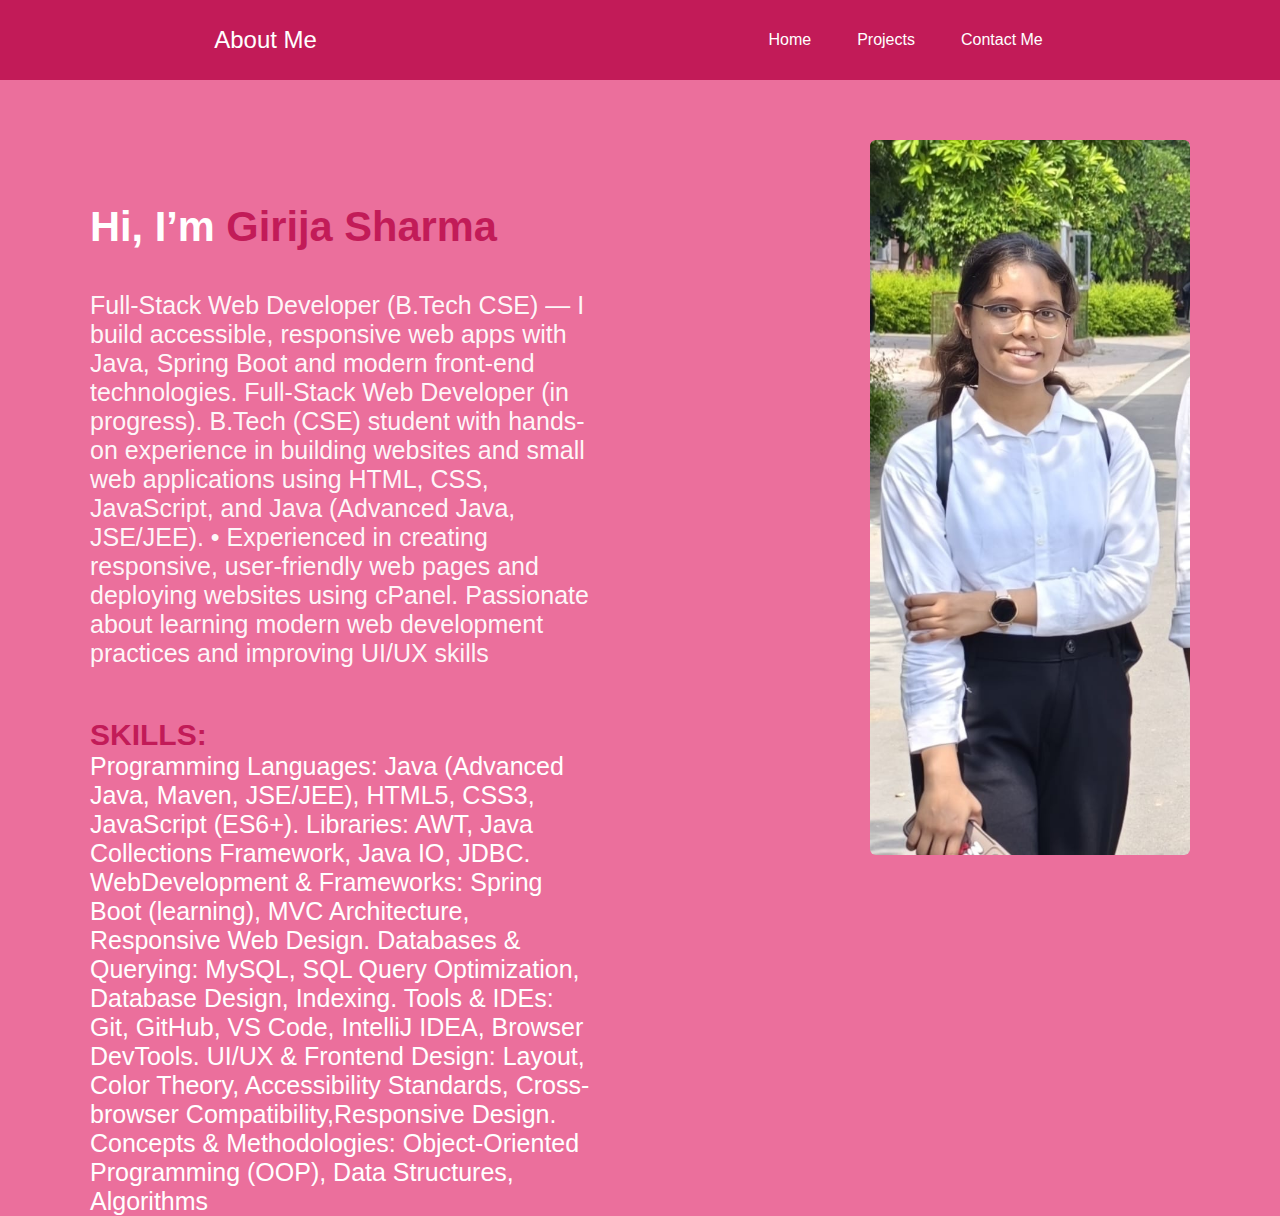
<file: About/about.html>
<!DOCTYPE html>
<html lang="en">
  <head>
    <meta charset="UTF-8" />
    <meta name="viewport" content="width=device-width, initial-scale=1.0" />
    <title>About</title>
    <link rel="stylesheet" href="styles.css" />
  </head>
  <body>
    <header>
      <nav>
        <div class="left">About Me</div>
        <div class="right">
          <ul>
            <li><a href="/">Home</a></li>
            <li><a href="/Project/Project.html">Projects</a></li>
            <li><a href="/Contact/contact.html">Contact Me</a></li>
          </ul>
        </div>
      </nav>
    </header>
    <main>
      <section class="about-hero">
        <div class="container">
          <div class="hero-left">
            <h1>Hi, I’m <span class="purple">Girija Sharma</span></h1>
            <div class="intro">
              <p class="tagline">
                Full-Stack Web Developer (B.Tech CSE) — I build accessible,
                responsive web apps with Java, Spring Boot and modern front-end
                technologies. Full-Stack Web Developer (in progress). B.Tech
                (CSE) student with hands-on experience in building websites and
                small web applications using HTML, CSS, JavaScript, and Java
                (Advanced Java, JSE/JEE). • Experienced in creating responsive,
                user-friendly web pages and deploying websites using cPanel.
                Passionate about learning modern web development practices and
                improving UI/UX skills
              </p>
              <p class="tagline2">
                <span><b>SKILLS:</b></span>
                <div class="secondpara">
                   Programming Languages: Java (Advanced Java, Maven, JSE/JEE), HTML5, CSS3, JavaScript (ES6+).
                   Libraries: AWT, Java Collections Framework, Java IO, JDBC.
                   WebDevelopment & Frameworks: Spring Boot (learning), MVC Architecture, Responsive Web Design.
                   Databases & Querying: MySQL, SQL Query Optimization, Database Design, Indexing.
                   Tools & IDEs: Git, GitHub, VS Code, IntelliJ IDEA, Browser DevTools.
                   UI/UX & Frontend Design: Layout, Color Theory, Accessibility Standards, Cross-browser Compatibility,Responsive Design.
                   Concepts & Methodologies: Object-Oriented Programming (OOP), Data Structures, Algorithms
                </div>
              </p>
            </div>
          </div>

          <div class="hero-right">
            <img src="profile.jpg" alt="Girija" />
          </div>
        </div>
      </section>
    </main>
  </body>
</html>
</file>
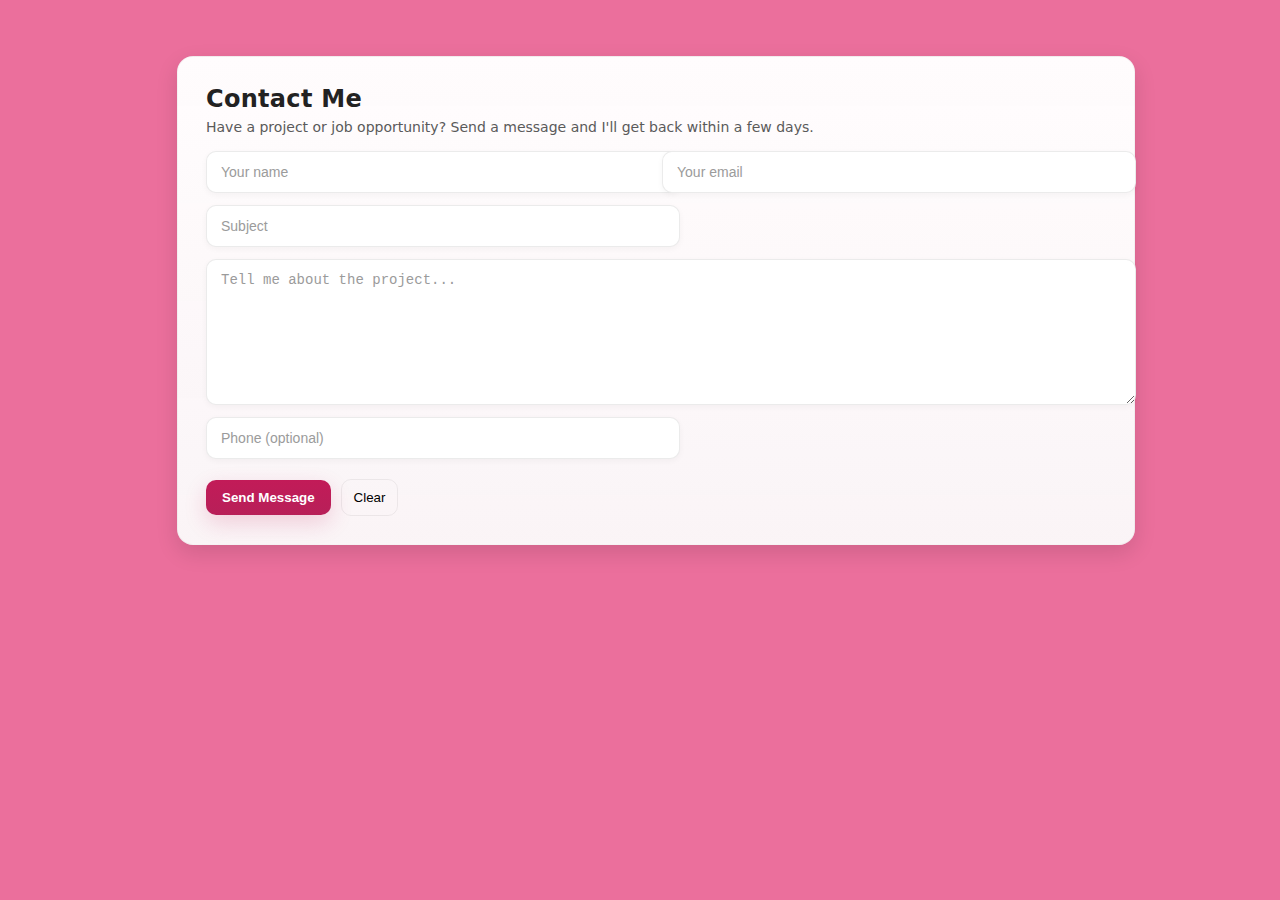
<file: Contact/contact.html>
<!DOCTYPE html>
<html lang="en">
  <head>
    <meta charset="UTF-8" />
    <meta name="viewport" content="width=device-width, initial-scale=1.0" />
    <title>Contact Me</title>
    <link rel="stylesheet" href="styles.css" />
  </head>
  <body>
    <!-- Contact Section -->
    <section id="contact" aria-labelledby="contact-heading">
      <div class="contact-wrapper">
        <!-- Header -->
        <div class="contact-header">
          <h2 id="contact-heading">Contact Me</h2>
          <p>
            Have a project or job opportunity? Send a message and I'll get back
            within a few days.
          </p>
        </div>

        <!-- Contact Form -->
        <!--
      NOTE:
      - Change the `data-endpoint` attribute below to your real backend endpoint (or a Formspree/EmailJS action URL).
      - Example Formspree endpoint format: "https://formspree.io/f/yourid"
    -->
        <form
          id="contact-form"
          class="contact-form"
          data-endpoint="/contact"
          novalidate
        >
          <!-- Name -->
          <label for="name" class="sr-only">Name</label>
          <input
            id="name"
            name="name"
            type="text"
            placeholder="Your name"
            required
            minlength="2"
          />

          <!-- Email -->
          <label for="email" class="sr-only">Email</label>
          <input
            id="email"
            name="email"
            type="email"
            placeholder="Your email"
            required
          />

          <!-- Subject -->
          <label for="subject" class="sr-only">Subject</label>
          <input
            id="subject"
            name="subject"
            type="text"
            placeholder="Subject"
          />

          <!-- Message -->
          <label for="message" class="sr-only">Message</label>
          <textarea
            id="message"
            name="message"
            placeholder="Tell me about the project..."
            rows="6"
            required
            minlength="10"
          ></textarea>

          <!-- Optional phone -->
          <input
            id="phone"
            name="phone"
            type="tel"
            placeholder="Phone (optional)"
          />

          <!-- Status message area -->
          <div
            id="form-status"
            aria-live="polite"
            class="form-status"
            hidden
          ></div>

          <!-- Actions -->
          <div class="form-actions">
            <button type="submit" class="btn-submit">Send Message</button>
            <button
              type="button"
              id="btn-clear"
              class="btn-clear"
              title="Clear form"
            >
              Clear
            </button>
          </div>
        </form>
      </div>
    </section>
    <script src="script.js"></script>
  </body>
</html>
</file>
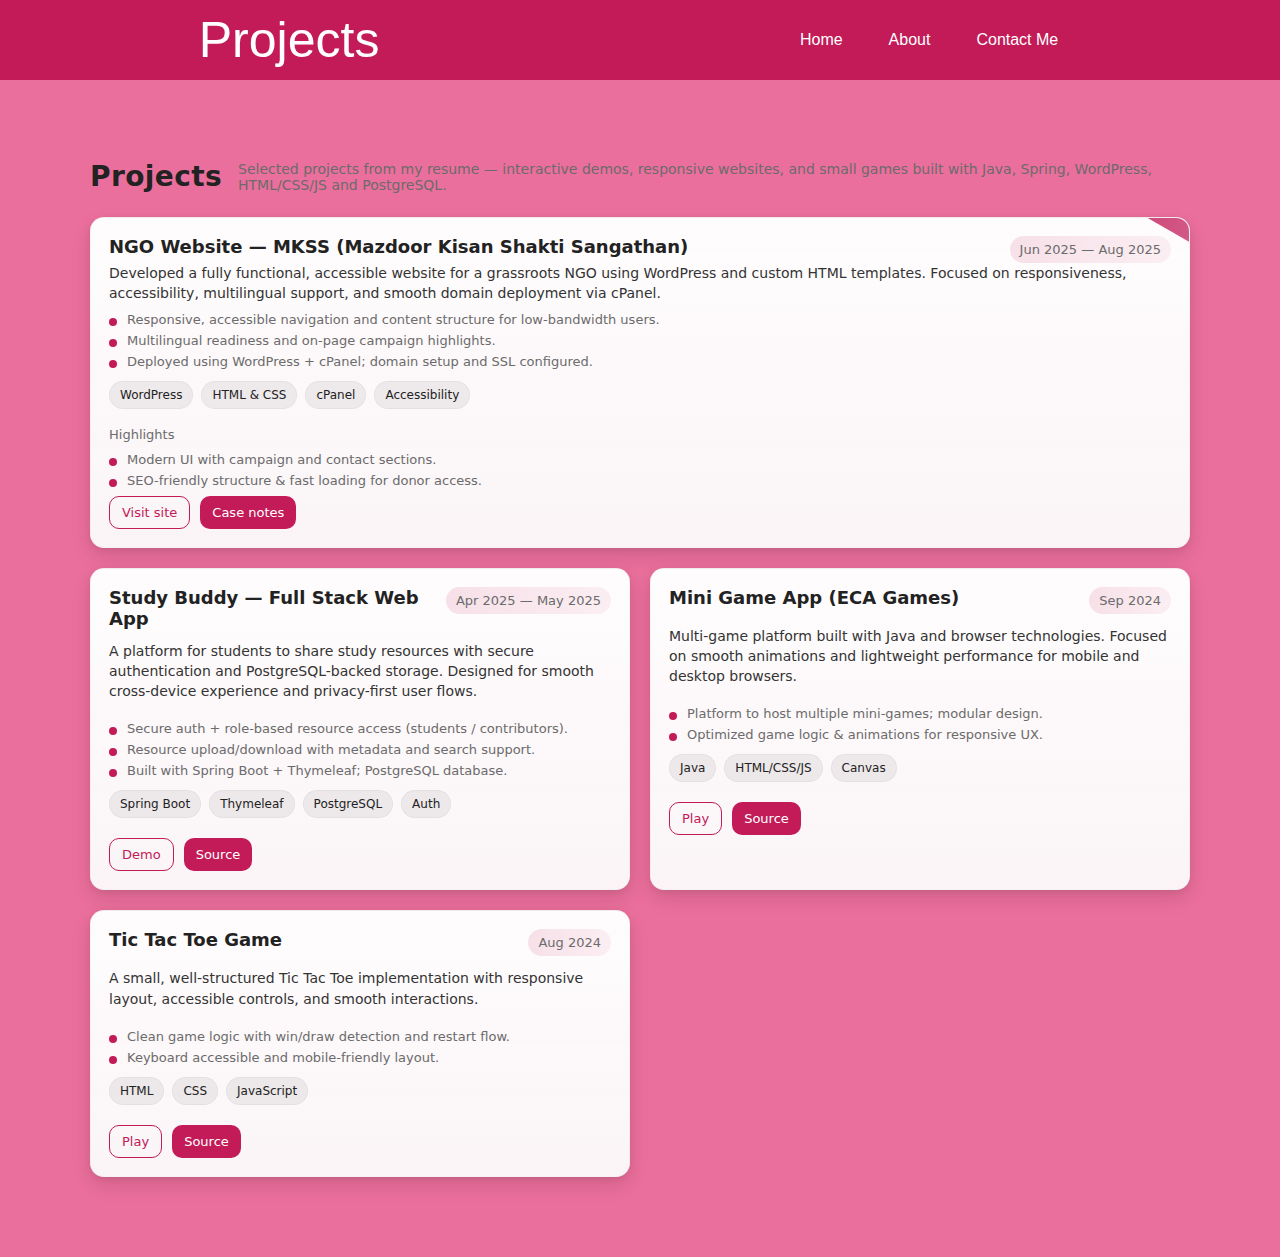
<file: Project/Project.html>
<!DOCTYPE html>
<html lang="en">
  <head>
    <meta charset="UTF-8" />
    <meta name="viewport" content="width=device-width, initial-scale=1.0" />
    <title>Document</title>
    <link rel="stylesheet" href="styles.css" />
  </head>
  <body>
    <header>
      <nav>
        <div class="left">Projects</div>
        <div class="right">
          <ul>
            <li><a href="/">Home</a></li>
            <li><a href="/About/about.html">About</a></li>
            <li><a href="/Contact/contact.html">Contact Me</a></li>
          </ul>
        </div>
      </nav>
    </header>
    <main>
      <section id="projects" aria-labelledby="projects-heading">
        <div class="section-header">
          <h2 id="projects-heading">Projects</h2>
          <p>
            Selected projects from my resume — interactive demos, responsive
            websites, and small games built with Java, Spring, WordPress,
            HTML/CSS/JS and PostgreSQL.
          </p>
        </div>

        <div class="project-grid">
          <!-- Featured: NGO Website -->
          <article class="project-card featured" aria-labelledby="p1-title">
            <div class="card-ribbon" aria-hidden="true">Live</div>

            <div class="featured-left">
              <div class="project-meta">
                <h3 id="p1-title" class="project-title">
                  NGO Website — MKSS (Mazdoor Kisan Shakti Sangathan)
                </h3>
                <div class="project-date">Jun 2025 — Aug 2025</div>
              </div>

              <p class="project-desc">
                Developed a fully functional, accessible website for a
                grassroots NGO using WordPress and custom HTML templates.
                Focused on responsiveness, accessibility, multilingual support,
                and smooth domain deployment via cPanel.
              </p>

              <ul class="project-points">
                <li>
                  Responsive, accessible navigation and content structure for
                  low-bandwidth users.
                </li>
                <li>Multilingual readiness and on-page campaign highlights.</li>
                <li>
                  Deployed using WordPress + cPanel; domain setup and SSL
                  configured.
                </li>
              </ul>

              <div class="tech-row" style="margin-top: 12px">
                <span class="tech-chip">WordPress</span>
                <span class="tech-chip">HTML & CSS</span>
                <span class="tech-chip">cPanel</span>
                <span class="tech-chip">Accessibility</span>
              </div>
            </div>

            <div class="featured-right">
              <div>
                <p
                  style="
                    color: var(--muted);
                    font-size: 13px;
                    margin: 0 0 10px 0;
                  "
                >
                  Highlights
                </p>
                <ul class="project-points" style="margin-top: 6px">
                  <li>Modern UI with campaign and contact sections.</li>
                  <li>
                    SEO-friendly structure & fast loading for donor access.
                  </li>
                </ul>
              </div>

              <div class="project-actions">
                <a
                  class="btn btn-outline"
                  href="https://mkssindia.org"
                  target="_blank"
                  rel="noopener noreferrer"
                  >Visit site</a
                >
                <a
                  class="btn btn-primary"
                  href="#"
                  target="_blank"
                  rel="noopener noreferrer"
                  >Case notes</a
                >
              </div>
            </div>
          </article>

          <!-- Study Buddy -->
          <article class="project-card" aria-labelledby="p2-title">
            <div class="project-meta">
              <h3 id="p2-title" class="project-title">
                Study Buddy — Full Stack Web App
              </h3>
              <div class="project-date">Apr 2025 — May 2025</div>
            </div>

            <p class="project-desc">
              A platform for students to share study resources with secure
              authentication and PostgreSQL-backed storage. Designed for smooth
              cross-device experience and privacy-first user flows.
            </p>

            <ul class="project-points">
              <li>
                Secure auth + role-based resource access (students /
                contributors).
              </li>
              <li>
                Resource upload/download with metadata and search support.
              </li>
              <li>Built with Spring Boot + Thymeleaf; PostgreSQL database.</li>
            </ul>

            <div class="tech-row" aria-hidden="true">
              <span class="tech-chip">Spring Boot</span>
              <span class="tech-chip">Thymeleaf</span>
              <span class="tech-chip">PostgreSQL</span>
              <span class="tech-chip">Auth</span>
            </div>

            <div class="project-actions">
              <a class="btn btn-outline" href="#" target="_blank" rel="noopener"
                >Demo</a
              >
              <a class="btn btn-primary" href="#" target="_blank" rel="noopener"
                >Source</a
              >
            </div>
          </article>

          <!-- Mini Game App -->
          <article class="project-card" aria-labelledby="p3-title">
            <div class="project-meta">
              <h3 id="p3-title" class="project-title">
                Mini Game App (ECA Games)
              </h3>
              <div class="project-date">Sep 2024</div>
            </div>

            <p class="project-desc">
              Multi-game platform built with Java and browser technologies.
              Focused on smooth animations and lightweight performance for
              mobile and desktop browsers.
            </p>

            <ul class="project-points">
              <li>Platform to host multiple mini-games; modular design.</li>
              <li>Optimized game logic & animations for responsive UX.</li>
            </ul>

            <div class="tech-row">
              <span class="tech-chip">Java</span>
              <span class="tech-chip">HTML/CSS/JS</span>
              <span class="tech-chip">Canvas</span>
            </div>

            <div class="project-actions">
              <a class="btn btn-outline" href="#" target="_blank" rel="noopener"
                >Play</a
              >
              <a class="btn btn-primary" href="#" target="_blank" rel="noopener"
                >Source</a
              >
            </div>
          </article>

          <!-- Tic Tac Toe -->
          <article class="project-card" aria-labelledby="p4-title">
            <div class="project-meta">
              <h3 id="p4-title" class="project-title">Tic Tac Toe Game</h3>
              <div class="project-date">Aug 2024</div>
            </div>

            <p class="project-desc">
              A small, well-structured Tic Tac Toe implementation with
              responsive layout, accessible controls, and smooth interactions.
            </p>

            <ul class="project-points">
              <li>
                Clean game logic with win/draw detection and restart flow.
              </li>
              <li>Keyboard accessible and mobile-friendly layout.</li>
            </ul>

            <div class="tech-row">
              <span class="tech-chip">HTML</span>
              <span class="tech-chip">CSS</span>
              <span class="tech-chip">JavaScript</span>
            </div>

            <div class="project-actions">
              <a class="btn btn-outline" href="#" target="_blank" rel="noopener"
                >Play</a
              >
              <a class="btn btn-primary" href="#" target="_blank" rel="noopener"
                >Source</a
              >
            </div>
          </article>
        </div>
      </section>
    </main>
  </body>
</html>
</file>
<file: About/styles.css>
/* About Section */
    *{
      margin: 0;
      padding: 0;
      }
    body{
    background-color: rgb(235, 111, 156);
    color: white;
    font-family: "Poppins", sans-serif;
    overflow-y: scroll;
    }

    nav {
      display: flex;
      justify-content: space-around;
      align-items: center;
      height: 80px;
      background-color: rgb(194, 27, 88);
    }
    nav ul {
      display: flex;
      justify-content: center;
    }
    nav ul li {
      list-style: none;
      margin: 0 23px;
    }
    nav ul li a {
      text-decoration: none;
      color: white;
    }
    nav ul li a:hover {
      color: rgb(235, 111, 156);
      font-size: 1.04rem;
    }
    .left {
      color: white;
      font-size: 1.5rem;
    }
    .about-hero{padding:60px 0}
    .container{max-width:1100px;margin:0 auto;padding:0 24px;display:flex;gap:40px;align-items:center;flex-wrap:wrap}
    .hero-left{flex:1;min-width:320px}
    .hero-right{width:320px}
    .hero-right img{width:100%;border-radius:6px;display:block; float: right;}
    h1{font-size:2.6rem;margin:0 0 12px}
    h1 span{color:var(--dark-pink)}
    .purple{
      color: rgb(194, 27, 88);
    }
    .tagline{font-size: 25px;color:rgba(255,255,255,0.95)}
    .tagline2{margin-top: 50px;flex:1;min-width:320px;color:rgb(194, 27, 88); font-size: 30px;}
    .intro{
      width: 500px;
      height: 500px;
      margin-top: 40px;
    }
    .secondpara{
      font-size: 25px;
    }

/* CTA */
.btn{display:inline-block;background:var(--dark-pink);color:white;padding:10px 18px;border-radius:4px;text-decoration:none;margin-right:12px}
.btn-outline{background:transparent;border:2px solid rgba(255,255,255,0.12)}

/* CONTENT */
.about-content{padding:30px 0}
.about-content h2{color:#fff;margin-top:18px;margin-bottom:8px}
.skill-chips{list-style:none;padding:0;display:flex;flex-wrap:wrap;gap:8px}
.skill-chips li{background:rgba(0,0,0,0.08);color:#fff;padding:8px 12px;border-radius:18px}
</file>
<file: Contact/styles.css>
/* ===========================
   Contact Section Styles
   =========================== */

/* theme variables */
:root {
  --page-bg: rgb(235, 111, 156); /* given page background */
  --accent: rgb(194, 27, 88); /* navbar / accent color */
  --white: #ffffff;
  --muted: #5a5a5a;
  --card-bg: rgba(255, 255, 255, 0.98);
  --radius: 12px;
  --shadow: 0 8px 22px rgba(0, 0, 0, 0.12);
}

body {
  background-color: rgb(235, 111, 156);
}
/* wrapper centers section content */
#contact {
  width: 100%;
  padding: 48px 16px;
  background: transparent; /* page-level background already set */
  color: #222;
  font-family: "Inter", system-ui, -apple-system, "Segoe UI", Roboto, Arial;
}

/* inner container */
.contact-wrapper {
  max-width: 900px;
  margin: 0 auto;
  background: linear-gradient(
    180deg,
    rgba(255, 255, 255, 0.98),
    rgba(250, 250, 250, 0.96)
  );
  border-radius: 16px;
  box-shadow: var(--shadow);
  padding: 28px;
  border: 1px solid rgba(0, 0, 0, 0.04);
}

/* header */
.contact-header {
  display: flex;
  flex-direction: column;
  gap: 6px;
  margin-bottom: 16px;
}
.contact-header h2 {
  margin: 0;
  font-size: 24px;
  letter-spacing: 0.3px;
}
.contact-header p {
  margin: 0;
  color: var(--muted);
  font-size: 14px;
}

/* form layout */
.contact-form {
  display: grid;
  grid-template-columns: repeat(2, 1fr);
  gap: 12px;
  margin-top: 10px;
}
@media (max-width: 720px) {
  .contact-form {
    grid-template-columns: 1fr;
  }
}

/* inputs and textarea */
.contact-form input[type="text"],
.contact-form input[type="email"],
.contact-form input[type="tel"],
.contact-form textarea {
  width: 100%;
  padding: 12px 14px;
  border-radius: 10px;
  border: 1px solid rgba(0, 0, 0, 0.08);
  background: var(--white);
  font-size: 14px;
  outline: none;
  transition: box-shadow 0.12s, transform 0.08s;
  box-shadow: 0 2px 6px rgba(0, 0, 0, 0.04);
  resize: vertical;
}
.contact-form input::placeholder,
.contact-form textarea::placeholder {
  color: #9b9b9b;
}

/* focus state */
.contact-form input:focus,
.contact-form textarea:focus {
  box-shadow: 0 6px 18px rgba(194, 27, 88, 0.12);
  transform: translateY(-1px);
  border-color: rgba(194, 27, 88, 0.9);
}

/* make textarea span full width on larger grids */
.contact-form textarea {
  grid-column: 1 / -1;
  min-height: 120px;
}

/* make optional phone be single column on right on wide screens */
#phone {
  grid-column: auto;
}

/* actions row */
.form-actions {
  grid-column: 1 / -1;
  display: flex;
  gap: 10px;
  justify-content: flex-start;
  align-items: center;
  margin-top: 8px;
}

/* buttons */
.btn-submit {
  background: linear-gradient(180deg, var(--accent), rgba(180, 20, 80, 0.95));
  color: white;
  border: none;
  padding: 10px 16px;
  border-radius: 10px;
  cursor: pointer;
  font-weight: 600;
  box-shadow: 0 8px 22px rgba(194, 27, 88, 0.18);
  transition: transform 0.12s, opacity 0.12s;
}
.btn-submit:active {
  transform: translateY(1px);
}
.btn-submit[disabled] {
  opacity: 0.7;
  cursor: not-allowed;
}

/* clear button */
.btn-clear {
  background: transparent;
  border: 1px solid rgba(0, 0, 0, 0.06);
  padding: 10px 12px;
  border-radius: 10px;
  cursor: pointer;
}

/* status message area */
.form-status {
  padding: 10px 12px;
  border-radius: 10px;
  font-size: 14px;
  color: #fff;
}
.form-status.success {
  background: linear-gradient(
    90deg,
    rgba(46, 160, 86, 0.95),
    rgba(46, 160, 86, 0.85)
  );
}
.form-status.error {
  background: linear-gradient(
    90deg,
    rgba(220, 60, 60, 0.95),
    rgba(220, 60, 60, 0.85)
  );
}

/* accessibility helper to visually hide labels while remaining readable by screen readers */
.sr-only {
  position: absolute !important;
  height: 1px;
  width: 1px;
  overflow: hidden;
  clip: rect(1px, 1px, 1px, 1px);
  white-space: nowrap;
}

/* small responsive tweaks */
@media (max-width: 420px) {
  .contact-wrapper {
    padding: 18px;
  }
  .contact-header h2 {
    font-size: 20px;
  }
}
</file>
<file: Project/styles.css>
* {
  margin: 0;
  padding: 0;
}
body {
  background-color: rgb(235, 111, 156);
  color: white;
  font-family: "Poppins", sans-serif;
  overflow-y: scroll;
}
nav {
  display: flex;
  justify-content: space-around;
  align-items: center;
  height: 80px;
  background-color: rgb(194, 27, 88);
}
nav ul {
  display: flex;
  justify-content: center;
}
nav ul li {
  list-style: none;
  margin: 0 23px;
}
nav ul li a {
  text-decoration: none;
  color: white;
}
nav ul li a:hover {
  color: rgb(235, 111, 156);
  font-size: 1.04rem;
}
.left {
  font-size: 50px;
}
/*Chat gpt CSS*/
:root {
  --page-bg: rgb(235, 111, 156); /* your page background */
  --accent: rgb(194, 27, 88); /* navbar color */
  --card-bg: #fff;
  --muted: #6b6b6b;
  --glass: rgba(255, 255, 255, 0.08);
  --radius: 14px;
}

/* Projects section wrapper */
#projects {
  max-width: 1100px;
  margin: 48px auto;
  padding: 32px;
  color: #222;
  font-family: "Inter", system-ui, -apple-system, "Segoe UI", Roboto,
    "Helvetica Neue", Arial;
}

/* Section header */
#projects .section-header {
  display: flex;
  align-items: center;
  gap: 16px;
  margin-bottom: 24px;
}
#projects .section-header h2 {
  margin: 0;
  font-size: 28px;
  letter-spacing: 0.4px;
}
#projects .section-header p {
  margin: 0;
  color: var(--muted);
  font-size: 14px;
}

/* grid layout */
.project-grid {
  display: grid;
  grid-template-columns: repeat(2, 1fr);
  gap: 20px;
}
@media (max-width: 900px) {
  .project-grid {
    grid-template-columns: 1fr;
  }
}

/* project card */
.project-card {
  background: linear-gradient(
    180deg,
    rgba(255, 255, 255, 0.98),
    rgba(250, 250, 250, 0.96)
  );
  border-radius: var(--radius);
  padding: 18px;
  box-shadow: 0 8px 20px rgba(0, 0, 0, 0.12), 0 2px 6px rgba(0, 0, 0, 0.06);
  border: 1px solid rgba(0, 0, 0, 0.04);
  display: flex;
  flex-direction: column;
  gap: 12px;
  transition: transform 0.28s cubic-bezier(0.2, 0.9, 0.2, 1), box-shadow 0.28s;
  position: relative;
  overflow: hidden;
}
.project-card:hover {
  transform: translateY(-6px) scale(1.01);
  box-shadow: 0 18px 40px rgba(0, 0, 0, 0.15);
}

/* project top row: title + date */
.project-meta {
  display: flex;
  justify-content: space-between;
  align-items: flex-start;
  gap: 12px;
}
.project-title {
  font-weight: 700;
  font-size: 18px;
  margin: 0;
}
.project-date {
  font-size: 13px;
  color: var(--muted);
  background: linear-gradient(
    90deg,
    rgba(194, 27, 88, 0.12),
    rgba(194, 27, 88, 0.06)
  );
  padding: 6px 10px;
  border-radius: 999px;
  white-space: nowrap;
}

/* description + features */
.project-desc {
  color: #333;
  font-size: 14px;
  line-height: 1.45;
  margin: 0;
}

/* small bullet-list features */
.project-points {
  margin: 8px 0 0 0;
  padding: 0;
  list-style: none;
  display: grid;
  gap: 6px;
}
.project-points li {
  display: flex;
  gap: 10px;
  align-items: flex-start;
  color: var(--muted);
  font-size: 13px;
}
.project-points li::before {
  content: "";
  width: 8px;
  height: 8px;
  border-radius: 50%;
  background: var(--accent);
  margin-top: 6px;
  flex: 0 0 auto;
}

/* tech tags row */
.tech-row {
  display: flex;
  gap: 8px;
  flex-wrap: wrap;
}
.tech-chip {
  font-size: 12px;
  padding: 6px 10px;
  border-radius: 999px;
  background: rgba(0, 0, 0, 0.06);
  color: #222;
  border: 1px solid rgba(0, 0, 0, 0.04);
}

/* actions */
.project-actions {
  margin-top: 8px;
  display: flex;
  gap: 10px;
}
.btn {
  padding: 8px 12px;
  border-radius: 10px;
  font-size: 13px;
  border: none;
  cursor: pointer;
  text-decoration: none;
  display: inline-flex;
  align-items: center;
  gap: 8px;
  transition: transform 0.15s;
}
.btn-outline {
  background: transparent;
  color: var(--accent);
  border: 1.5px solid var(--accent);
}
.btn-outline:hover {
  transform: translateY(-3px);
  box-shadow: 0 8px 18px rgba(194, 27, 88, 0.12);
}
.btn-primary {
  background: var(--accent);
  color: #fff;
  border: none;
}
.btn-primary:hover {
  transform: translateY(-3px);
  box-shadow: 0 10px 26px rgba(194, 27, 88, 0.18);
}

/* subtle decorative ribbon in card corner */
.card-ribbon {
  position: absolute;
  right: -36px;
  top: -30px;
  transform: rotate(30deg);
  background: linear-gradient(
    90deg,
    rgba(194, 27, 88, 0.95),
    rgba(194, 27, 88, 0.7)
  );
  color: white;
  padding: 6px 68px;
  font-size: 12px;
  opacity: 0.98;
}

/* special wide card for highlighted (first) project */
.project-card.featured {
  grid-column: 1 / -1;
  display: flex;
  gap: 18px;
  align-items: stretch;
}
.featured-left {
  flex: 1.2;
}
.featured-right {
  flex: 1;
  display: flex;
  flex-direction: column;
  justify-content: space-between;
}

/* small accessibility */
a {
  color: inherit;
}
</file>
